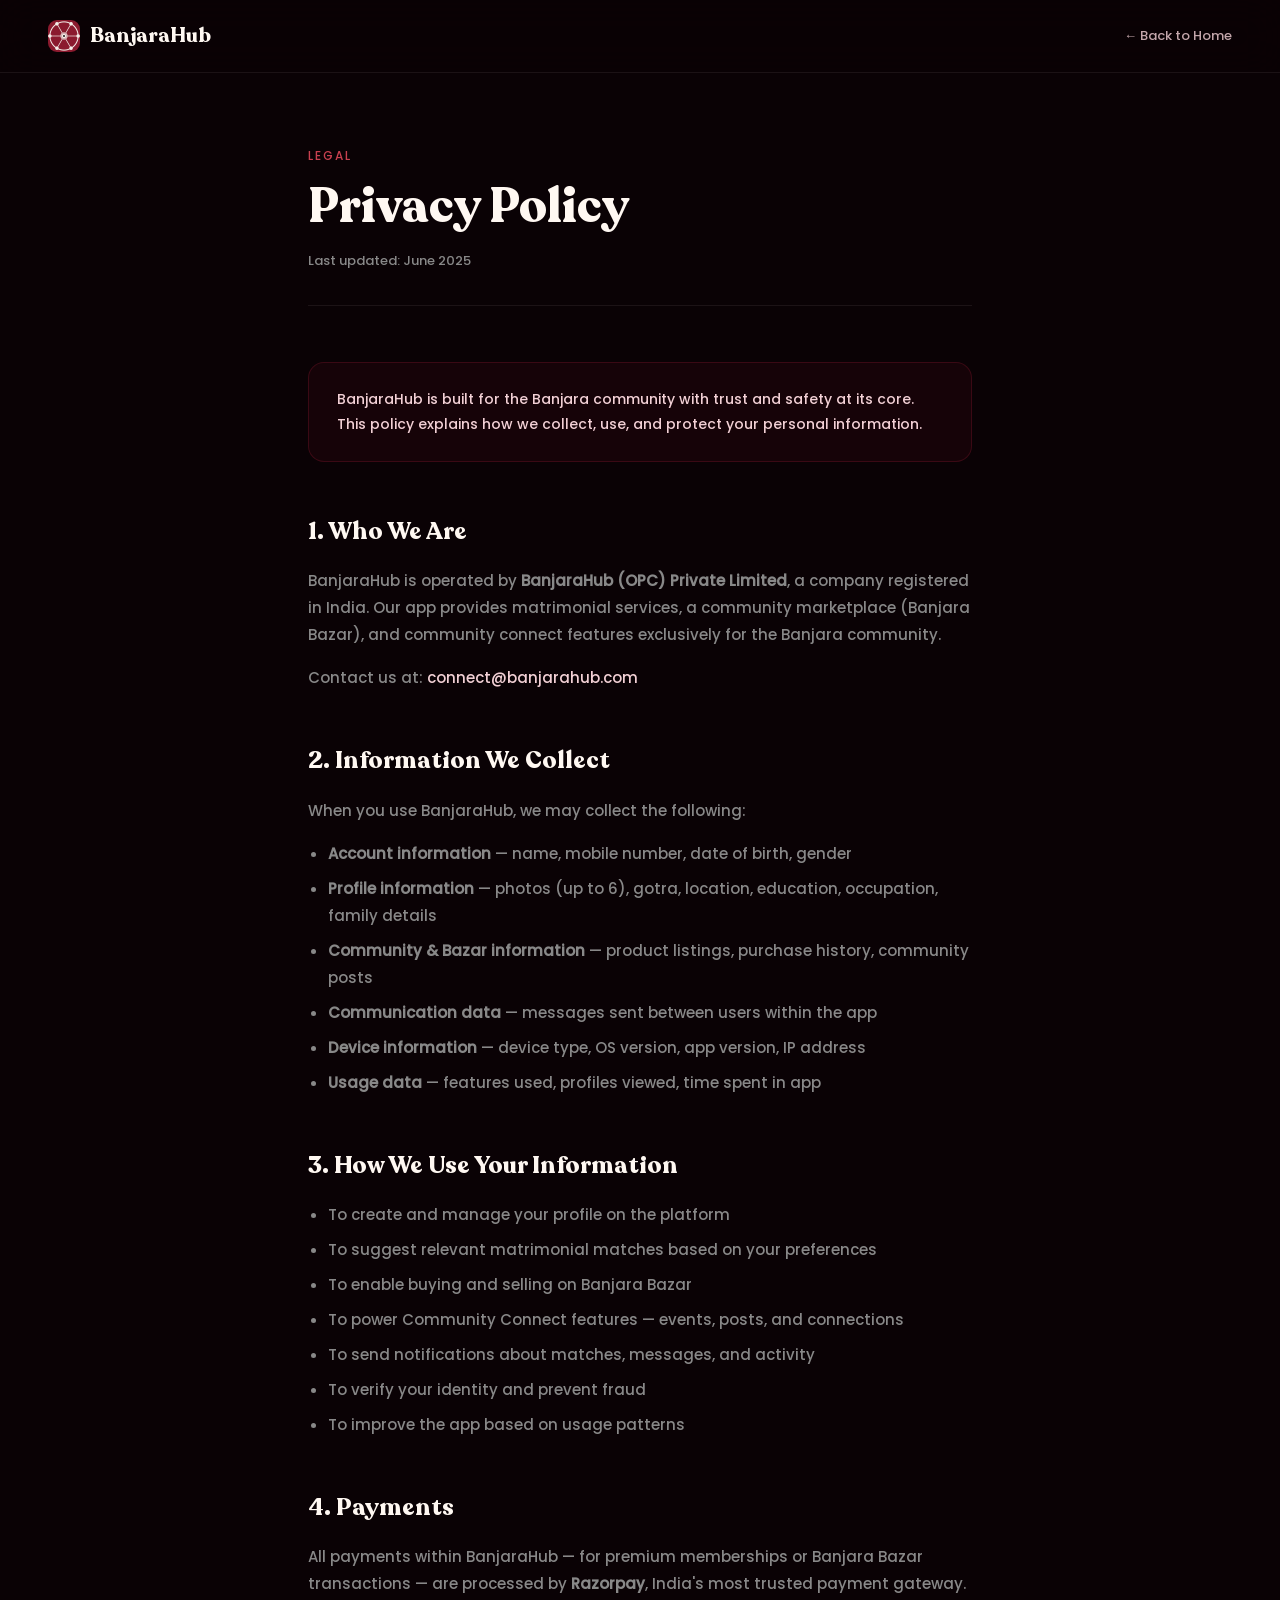
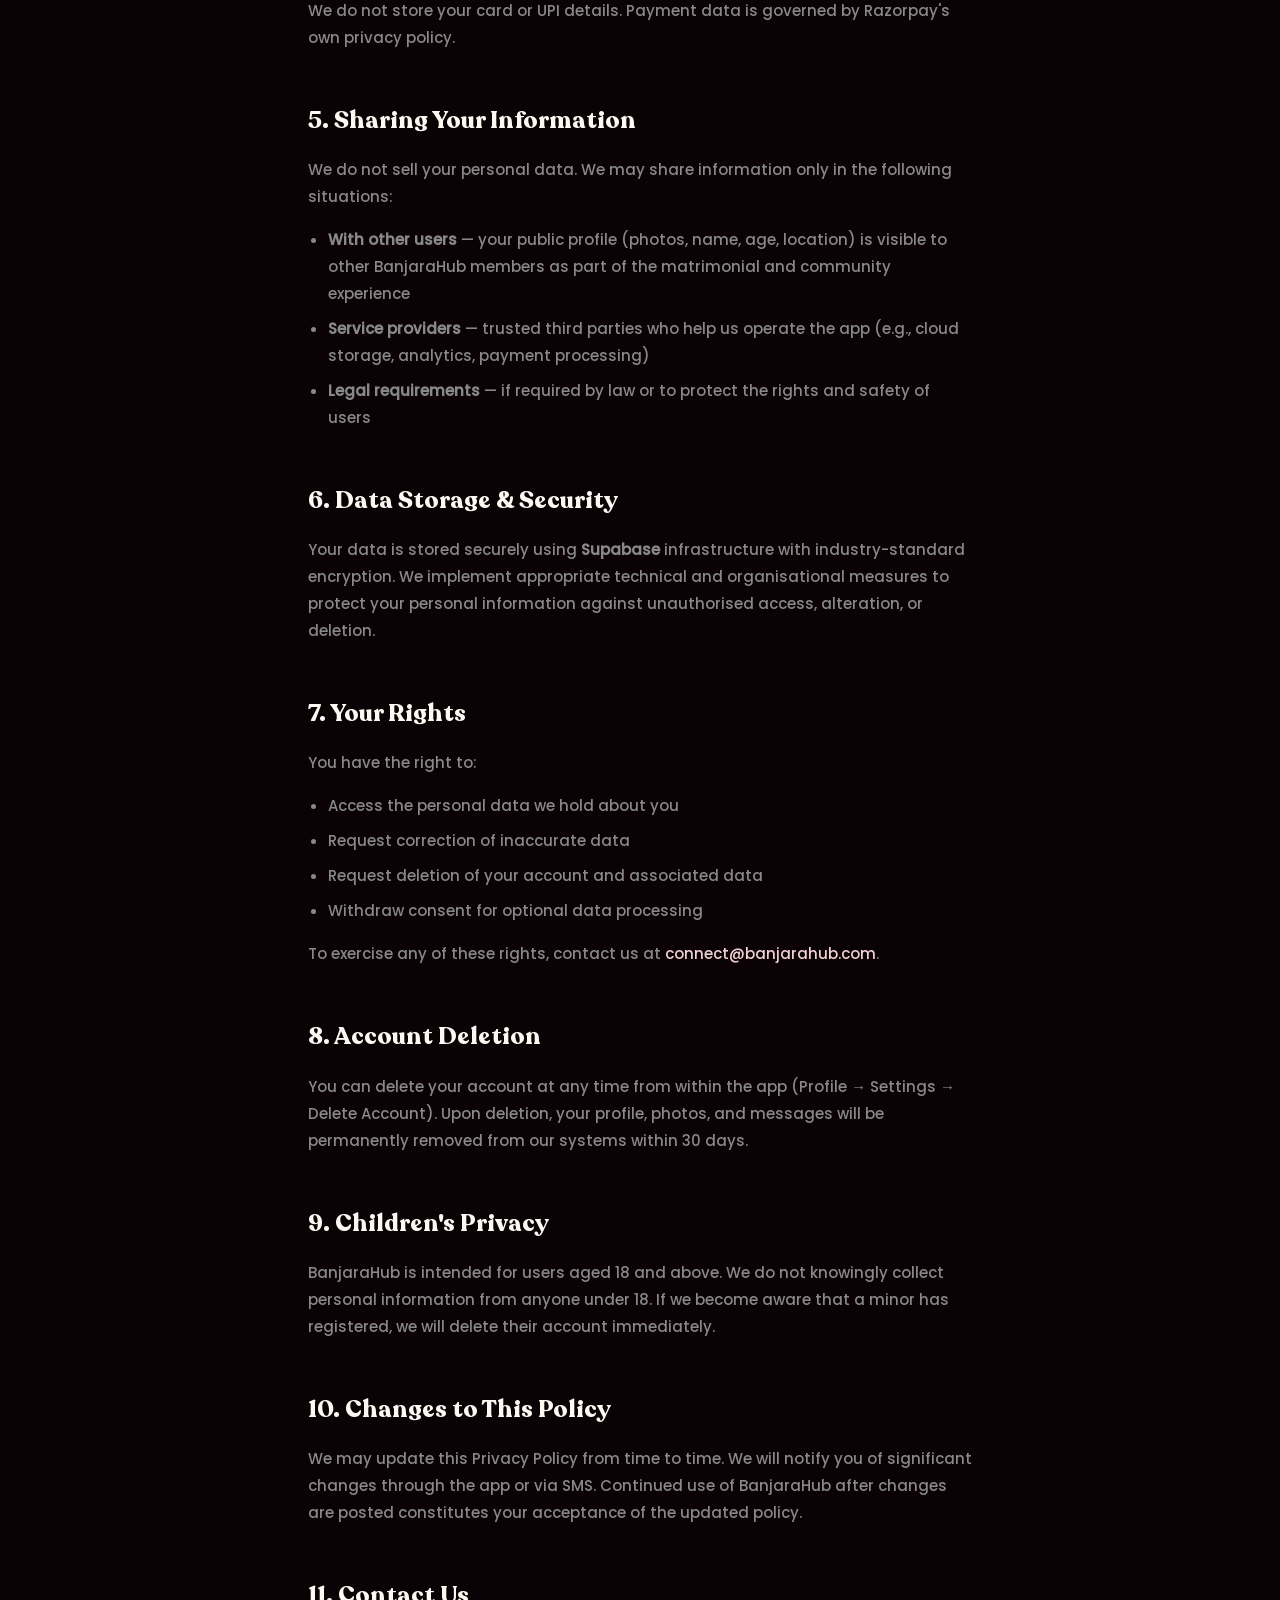
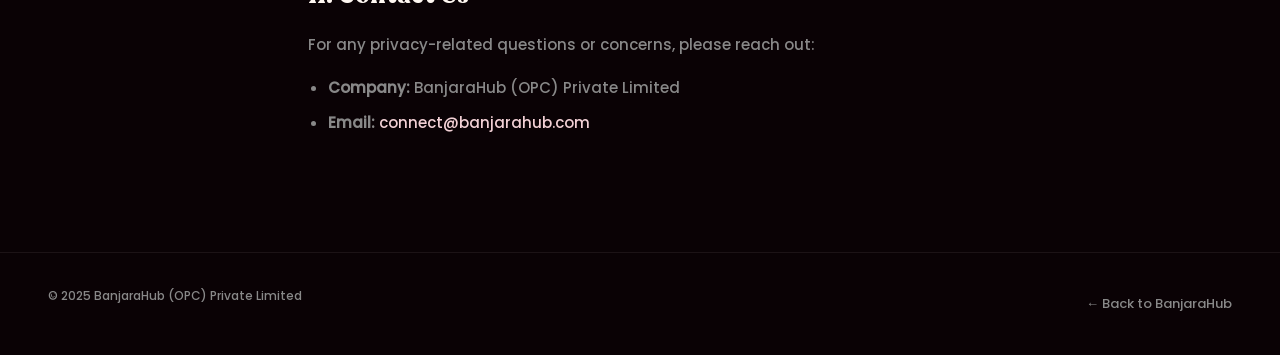
<file: privacy.html>
<!DOCTYPE html>
<html lang="en">
<head>
  <meta charset="UTF-8" />
  <meta name="viewport" content="width=device-width, initial-scale=1.0" />
  <title>Privacy Policy – BanjaraHub</title>
  <link rel="icon" type="image/png" href="logo.png" />
  <link rel="apple-touch-icon" href="logo.png" />
  <style>
    @font-face {
      font-family: 'Recoleta';
      src: url('recoleta_bold.ttf') format('truetype');
      font-weight: 700;
    }
    @font-face {
      font-family: 'Poppins';
      src: url('poppins_medium.ttf') format('truetype');
      font-weight: 500;
    }

    *, *::before, *::after { margin: 0; padding: 0; box-sizing: border-box; }

    :root {
      --maroon:       #8B1A2E;
      --maroon-mid:   #B02840;
      --maroon-light: #C8404F;
      --maroon-tint:  #F2D0D5;
      --charcoal:     #1A1A1A;
      --off-white:    #FFF8F2;
      --mid-gray:     #888888;
      --light-gray:   #E8E0DC;
      --near-black:   #0A0205;
    }

    html { scroll-behavior: smooth; }

    body {
      font-family: 'Poppins', 'Segoe UI', sans-serif;
      font-weight: 500;
      background: var(--near-black);
      color: var(--off-white);
      overflow-x: hidden;
      line-height: 1.8;
    }

    /* NAV */
    nav {
      position: sticky;
      top: 0;
      z-index: 99;
      display: flex;
      align-items: center;
      justify-content: space-between;
      padding: 18px 48px;
      background: rgba(10,2,5,0.9);
      backdrop-filter: blur(20px);
      border-bottom: 1px solid rgba(242,208,213,0.08);
    }
    .nav-brand {
      display: flex;
      align-items: center;
      gap: 10px;
      text-decoration: none;
    }
    .nav-brand img { width: 32px; height: 32px; border-radius: 9px; }
    .nav-brand-name {
      font-family: 'Recoleta', Georgia, serif;
      font-size: 20px;
      color: var(--off-white);
    }
    .nav-back {
      font-size: 13px;
      color: var(--maroon-tint);
      text-decoration: none;
      opacity: 0.8;
      transition: opacity 0.2s;
    }
    .nav-back:hover { opacity: 1; }

    /* CONTENT */
    .page-wrap {
      max-width: 760px;
      margin: 0 auto;
      padding: 72px 48px 100px;
    }

    .page-eyebrow {
      font-size: 12px;
      color: var(--maroon-light);
      text-transform: uppercase;
      letter-spacing: 2px;
      margin-bottom: 14px;
    }

    h1 {
      font-family: 'Recoleta', Georgia, serif;
      font-size: 48px;
      color: var(--off-white);
      line-height: 1.1;
      margin-bottom: 16px;
    }

    .last-updated {
      font-size: 13px;
      color: var(--mid-gray);
      margin-bottom: 56px;
      padding-bottom: 32px;
      border-bottom: 1px solid rgba(242,208,213,0.08);
    }

    h2 {
      font-family: 'Recoleta', Georgia, serif;
      font-size: 24px;
      color: var(--off-white);
      margin: 48px 0 14px;
    }

    p {
      font-size: 15px;
      color: var(--mid-gray);
      margin-bottom: 16px;
    }

    ul {
      margin: 0 0 16px 20px;
      display: flex;
      flex-direction: column;
      gap: 8px;
    }

    li {
      font-size: 15px;
      color: var(--mid-gray);
    }

    a {
      color: var(--maroon-tint);
      text-decoration: none;
    }
    a:hover { text-decoration: underline; }

    .highlight-box {
      background: rgba(139,26,46,0.1);
      border: 1px solid rgba(139,26,46,0.3);
      border-radius: 16px;
      padding: 24px 28px;
      margin: 32px 0;
    }
    .highlight-box p {
      margin: 0;
      color: var(--maroon-tint);
      font-size: 14px;
    }

    footer {
      border-top: 1px solid rgba(242,208,213,0.08);
      padding: 32px 48px;
      display: flex;
      justify-content: space-between;
      align-items: center;
      flex-wrap: wrap;
      gap: 16px;
    }
    .footer-copy { font-size: 12px; color: var(--mid-gray); }
    .footer-link { font-size: 13px; color: var(--mid-gray); text-decoration: none; }
    .footer-link:hover { color: var(--maroon-tint); }

    @media (max-width: 768px) {
      nav { padding: 14px 20px; }
      .page-wrap { padding: 48px 20px 72px; }
      h1 { font-size: 34px; }
      footer { padding: 28px 20px; flex-direction: column; align-items: flex-start; }
    }
  </style>
</head>
<body>

  <nav>
    <a class="nav-brand" href="/">
      <img src="logo.png" alt="BanjaraHub" />
      <span class="nav-brand-name">BanjaraHub</span>
    </a>
    <a class="nav-back" href="/">← Back to Home</a>
  </nav>

  <div class="page-wrap">
    <div class="page-eyebrow">Legal</div>
    <h1>Privacy Policy</h1>
    <p class="last-updated">Last updated: June 2025</p>

    <div class="highlight-box">
      <p>BanjaraHub is built for the Banjara community with trust and safety at its core. This policy explains how we collect, use, and protect your personal information.</p>
    </div>

    <h2>1. Who We Are</h2>
    <p>BanjaraHub is operated by <strong>BanjaraHub (OPC) Private Limited</strong>, a company registered in India. Our app provides matrimonial services, a community marketplace (Banjara Bazar), and community connect features exclusively for the Banjara community.</p>
    <p>Contact us at: <a href="mailto:connect@banjarahub.com">connect@banjarahub.com</a></p>

    <h2>2. Information We Collect</h2>
    <p>When you use BanjaraHub, we may collect the following:</p>
    <ul>
      <li><strong>Account information</strong> — name, mobile number, date of birth, gender</li>
      <li><strong>Profile information</strong> — photos (up to 6), gotra, location, education, occupation, family details</li>
      <li><strong>Community &amp; Bazar information</strong> — product listings, purchase history, community posts</li>
      <li><strong>Communication data</strong> — messages sent between users within the app</li>
      <li><strong>Device information</strong> — device type, OS version, app version, IP address</li>
      <li><strong>Usage data</strong> — features used, profiles viewed, time spent in app</li>
    </ul>

    <h2>3. How We Use Your Information</h2>
    <ul>
      <li>To create and manage your profile on the platform</li>
      <li>To suggest relevant matrimonial matches based on your preferences</li>
      <li>To enable buying and selling on Banjara Bazar</li>
      <li>To power Community Connect features — events, posts, and connections</li>
      <li>To send notifications about matches, messages, and activity</li>
      <li>To verify your identity and prevent fraud</li>
      <li>To improve the app based on usage patterns</li>
    </ul>

    <h2>4. Payments</h2>
    <p>All payments within BanjaraHub — for premium memberships or Banjara Bazar transactions — are processed by <strong>Razorpay</strong>, India's most trusted payment gateway. We do not store your card or UPI details. Payment data is governed by Razorpay's own privacy policy.</p>

    <h2>5. Sharing Your Information</h2>
    <p>We do not sell your personal data. We may share information only in the following situations:</p>
    <ul>
      <li><strong>With other users</strong> — your public profile (photos, name, age, location) is visible to other BanjaraHub members as part of the matrimonial and community experience</li>
      <li><strong>Service providers</strong> — trusted third parties who help us operate the app (e.g., cloud storage, analytics, payment processing)</li>
      <li><strong>Legal requirements</strong> — if required by law or to protect the rights and safety of users</li>
    </ul>

    <h2>6. Data Storage &amp; Security</h2>
    <p>Your data is stored securely using <strong>Supabase</strong> infrastructure with industry-standard encryption. We implement appropriate technical and organisational measures to protect your personal information against unauthorised access, alteration, or deletion.</p>

    <h2>7. Your Rights</h2>
    <p>You have the right to:</p>
    <ul>
      <li>Access the personal data we hold about you</li>
      <li>Request correction of inaccurate data</li>
      <li>Request deletion of your account and associated data</li>
      <li>Withdraw consent for optional data processing</li>
    </ul>
    <p>To exercise any of these rights, contact us at <a href="mailto:connect@banjarahub.com">connect@banjarahub.com</a>.</p>

    <h2>8. Account Deletion</h2>
    <p>You can delete your account at any time from within the app (Profile → Settings → Delete Account). Upon deletion, your profile, photos, and messages will be permanently removed from our systems within 30 days.</p>

    <h2>9. Children's Privacy</h2>
    <p>BanjaraHub is intended for users aged 18 and above. We do not knowingly collect personal information from anyone under 18. If we become aware that a minor has registered, we will delete their account immediately.</p>

    <h2>10. Changes to This Policy</h2>
    <p>We may update this Privacy Policy from time to time. We will notify you of significant changes through the app or via SMS. Continued use of BanjaraHub after changes are posted constitutes your acceptance of the updated policy.</p>

    <h2>11. Contact Us</h2>
    <p>For any privacy-related questions or concerns, please reach out:</p>
    <ul>
      <li><strong>Company:</strong> BanjaraHub (OPC) Private Limited</li>
      <li><strong>Email:</strong> <a href="mailto:connect@banjarahub.com">connect@banjarahub.com</a></li>
    </ul>
  </div>

  <footer>
    <p class="footer-copy">© 2025 BanjaraHub (OPC) Private Limited</p>
    <a class="footer-link" href="/">← Back to BanjaraHub</a>
  </footer>

</body>
</html>
</file>
